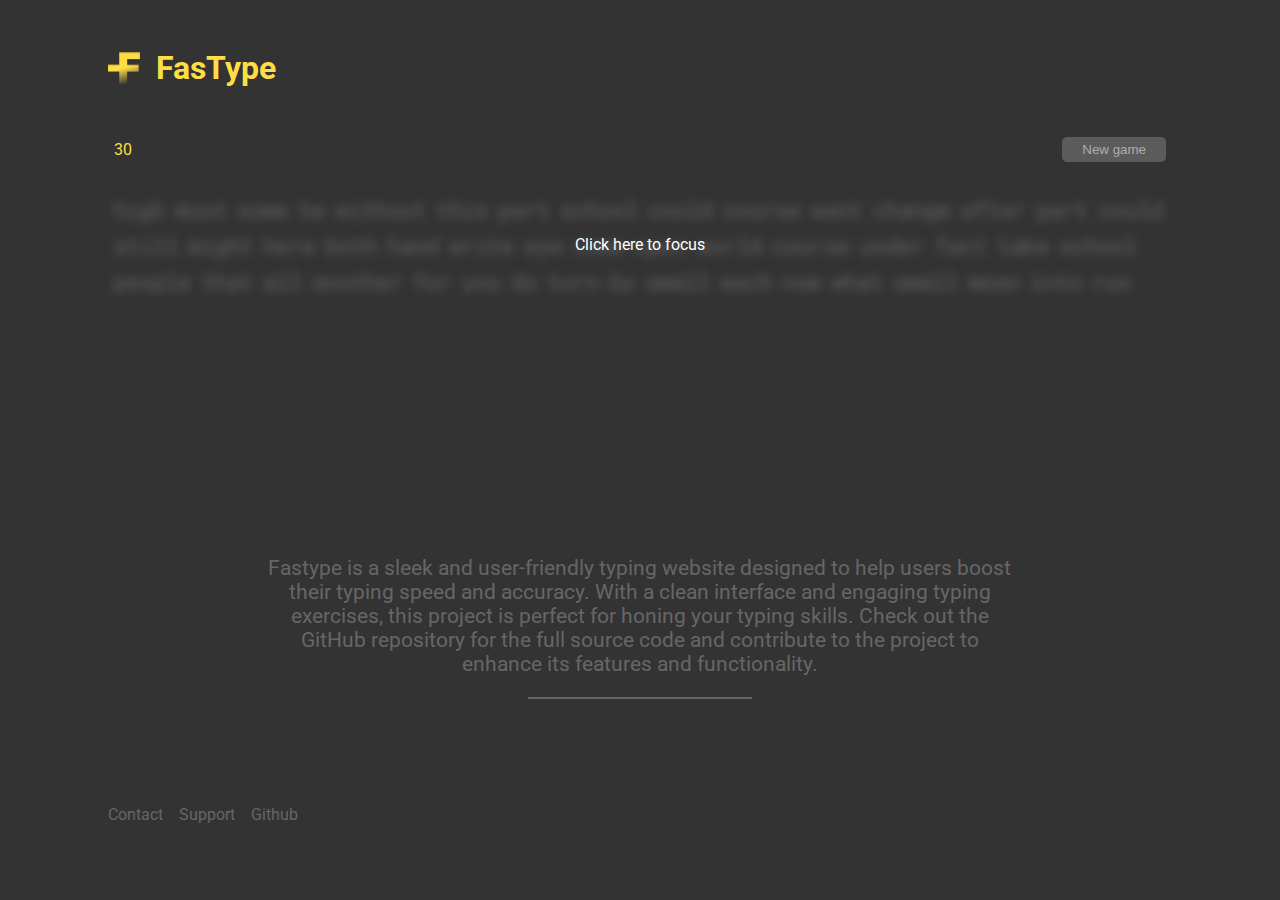
<file: index.html>
<!DOCTYPE html>
<html lang="en">
  <head>
    <meta charset="UTF-8" />
    <meta name="viewport" content="width=device-width, initial-scale=1.0" />
    <link rel="icon" href="image/fastype.png" type="image/x-icon">
    <title>FasType</title>
    <link rel="stylesheet" href="styles.css" />
  </head>
  <body>
    <main>
      <img src="image/fastype.png" alt="">
      <h1>FasType</h1>
    </main>
    <div id="header">
      <div id="info"></div>
      <div id="buttons">
        <button id="newGameBtn">New game</button>
      </div>
    </div>
    <div id="game" tabindex="0">
      <div id="words"></div>
      <div id="cursor"></div>
      <div id="focus-error">Click here to focus</div>
    </div>
  
    <div class="home">
      <div class="infop">
        <p>Fastype is a sleek and user-friendly typing website designed to help users boost their
        typing speed and accuracy. With a clean interface and engaging typing exercises, this 
        project is perfect for honing your typing skills. Check out the 
         GitHub repository for the full source code and contribute to the project to enhance 
         its features and functionality.
        </p>
        <div class="border"></div>
      </div>
      <div class="menu">
        <nav>
            <li><a href="mailto:sidbixx@gmail.com" >Contact</a></li>
            <li><a href="support.html">Support</a></li>
            <li><a href="https://github.com/siddhantsatote/Fastype">Github</a></li>
        </nav>
      </div>
    </div>
    <div class="about">
      <h1>About</h1>
    </div>
    <div class="about-p">
    <p>
      Fastype is an interactive web application designed to help users improve their typing
       skills and increase their typing speed. Whether you're a beginner or looking to enhance
        your accuracy and speed, Fastype provides a fun and engaging platform to practice and 
        track your progress.
    </p>

    <p>
      Please note that Fastype is optimized for desktop and laptop computers and is not intended
       for mobile devices. The website's features and interface are tailored to larger screens, 
       allowing for a better typing experience. For the best experience, we recommend accessing
        Fastype on a computer using a physical keyboard.
    </p>
    <p>
      Unlock your typing potential with Fastype and start typing like a pro today!✨
    </p>
    </div>


    
    <script src="script.js"></script>
  </body>
</html>
</file>
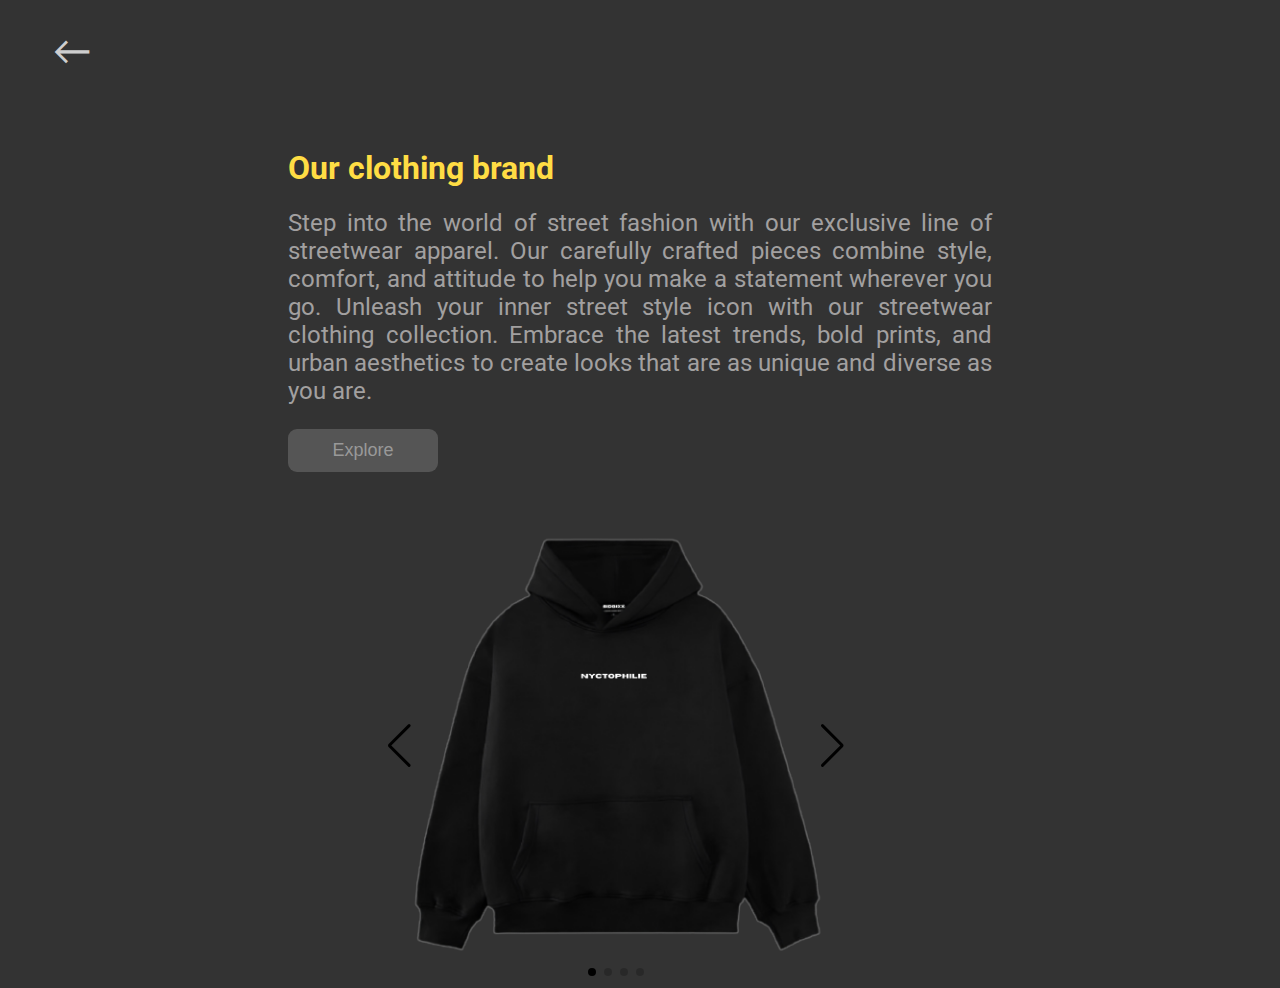
<file: support.html>
<!DOCTYPE html>
<html lang="en">
  <head>
    <meta charset="UTF-8" />
    <meta name="viewport" content="width=device-width, initial-scale=1.0" />
    <link rel="icon" href="image/fastype.png" type="image/x-icon">
    <title>FasType</title>
    <link
      rel="stylesheet"
      href="https://cdn.jsdelivr.net/npm/swiper@9/swiper-bundle.min.css"
    />
    <link
      href="https://fonts.googleapis.com/css2?family=Manrope:wght@800&display=swap"
      rel="stylesheet"
    />
    <link rel="stylesheet" href="support.css" />
  </head>
  <body>
    <nav class="back-btn">
      <ul>
        <a href="index.html" class="arrow"><-</a>
      </ul>
    </nav>
    <div class="brand">
      <div class="our-brand">
        <h1>Our clothing brand</h1>
        <p>
          Step into the world of street fashion with our exclusive line of
          streetwear apparel. Our carefully crafted pieces combine style,
          comfort, and attitude to help you make a statement wherever you go.
          Unleash your inner street style icon with our streetwear clothing
          collection. Embrace the latest trends, bold prints, and urban
          aesthetics to create looks that are as unique and diverse as you are.
        </p>

        <a href="https://stopover.store/@sidbixx" target="_blank">
          <button>Explore</button>
        </a>
      </div>
      <div class="slider" id="demo3">
        <div class="swiper">
          <div class="swiper-wrapper">
            <div class="swiper-slide"><img src="image/1.png" alt="" /></div>
            <div class="swiper-slide"><img src="image/3.png" alt="" /></div>
            <div class="swiper-slide"><img src="image/2.png" alt="" /></div>
            <div class="swiper-slide"><img src="image/4.png" alt="" /></div>
          </div>
          <div class="swiper-pagination"></div>
          <div class="swiper-button-prev"></div>
          <div class="swiper-button-next"></div>
        </div>
      </div>
    </div>

    <script src="https://cdn.jsdelivr.net/npm/swiper@9/swiper-bundle.min.js"></script>
    <script>
      const swiper = new Swiper(".swiper", {
        autoplay: {
          delay: 3000,
          disableOnInteraction: false,
        },

        loop: true,

        pagination: {
          el: ".swiper-pagination",
          clickable: true,
        },

        navigation: {
          nextEl: ".swiper-button-next",
          prevEl: ".swiper-button-prev",
        },
      });
    </script>
  </body>
</html>
</file>
<file: styles.css>
@import url("https://fonts.googleapis.com/css2?family=Roboto&family=Roboto+Mono&display=swap");

:root {
  --bgColor: #333;
  --textPrimary: #fff;
  --textSecondary: #666;
  --primaryColor: #fd4;
}

body {
  font-family: "Roboto", sans-serif;
  background-color: var(--bgColor);
  color: var(--textPrimary);
  padding: 0px 100px 0px 100px;
}

main {
  display: flex;
  align-items: center;
  width: 600px;
  margin: 28px 0px;
}

main img{
  width: 2rem;
  height: 2rem;
}

h1 {
  color: var(--primaryColor);
  margin-left: 1rem;
}

#header {
  display: grid;
  grid-template-columns: 1fr 1fr;
  margin: 20px 6px 30px;
}

#buttons {
  text-align: right;
}

#info {
  display: flex;
  align-items: center;
  color: var(--primaryColor);
}

#newGameBtn{
  background: rgba(255, 255, 255, 0.2);
  border: 0;
  color: rgba(255, 255, 255, 0.5);
  padding: 5px 20px;
  border-radius: 5px;
  cursor: pointer;
}

#newGameBtn:hover{
  color: #fff;
}

div#game {
  line-height: 35px;
  height: 105px;
  overflow: hidden;
  position: relative;
}

div#gmae:focus{
  outline: 0;
}

#words {
  font-size: 1.4rem;
  filter: blur(5px);
  color: var(--textSecondary);
}

#game:focus #words {
  filter: blur(0);
}
#focus-error {
  position: absolute;
  inset: 0;
  text-align: center;
  padding-top: 35px;
}

#game:focus #focus-error {
  display: none;
}
div.word {
  display: inline-block;
  font-family: "Roboto Mono", monospace;
  margin: 0 5px;
}

.letter.correct {
  color: #fff;
}

.letter.incorrect {
  color: #f55;
}

@keyframes blink{
  0%{
    opacity: 1;
  } 
  50%{
    opacity: 0;
  } 
  100%{
    opacity: 1;
  }
}

#cursor{
  display: none;
  width:2px;
  height: 1.8rem;
  background: var(--primaryColor);
  position: fixed;
  top: 198px;
  left: 111px;
  animation: blink .3s infinite;
  transition: 0.1s;
}

#game:focus #cursor{
  display: block;
}

#game.over #words{
  opacity: .5;
  filter: blur(0px);
}

#game.over:focus #cursor{
  display: none;
}

#game.over #focus-error{
  display: none;
}



.home{
  width: 100%;
  height: 58.6vh;
  display: flex;
  align-items: center;
  justify-content: end;
  flex-direction: column;
}

.infop{
  display: flex;
  align-items: center;
  justify-content: center;
  flex-direction: column;
  width: 70%;
  text-align: center;
  color: #666;
  font-size: 1.3rem;
  margin-bottom: 10%;
}

.infop .border{
  width: 30%;
  border-bottom: 2px solid #666;
}

.menu{
  width: 100%;
}

.home nav{
  width: 100%;
  display: flex;
  align-items: center;
  justify-content: start;
}

.home nav li{
  list-style: none;
}

.home nav li a{
  font-size: 1rem;
  text-decoration: none;
  margin-right: 1rem;
  color: #666;
  transition: 0.4s;
  cursor: pointer;
}

.home nav li a:hover{
  color: #fff;
}

.about{
  display: none;
}

.about-p{
  display: none;
}

@media only screen and (max-width: 650px){

  body{
    padding: 0;
  }

  main{
    display: none;
  }

  .about{
    display: block;
  }

  .about-p{
    display: block;
    text-align: left;
  }

  .about-p p{
    font-size: 1.4rem;
    color: #888;
  }

  #header,#game{
    display: none;
  }

  .about h1{
    margin: 20px 10px 20px 1px;
  }

  .home{
    height: 30px;
  }

  .home .infop{
    text-align: left;
    width: 100%;
    display: none;
  }

}
</file>
<file: support.css>
@import url("https://fonts.googleapis.com/css2?family=Roboto&family=Roboto+Mono&display=swap");

body {
    font-family: "Roboto", sans-serif;
  background-color: #333;
}

.brand {
  display: flex;
  align-items: center;
  justify-content: space-around;
  flex-direction: row;
  flex-wrap: wrap;
  width: 100%;
  height: 80vh;
}

.arrow {
  font-size: 3rem;
  font-weight: 900rem;
  font-family: "Manrope", sans-serif;
  text-decoration: none;
  list-style: none;
  color: #cecece;
  transition: 0.5s;
}

.arrow:hover{
    color: #fff;
}

.back-btn {
  width: 100%;
  height: 80px;
}

.back-btn ul {
  width: 4rem;
  height: 4rem;
}

.brand .our-brand {
  text-align: left;
  width: 44rem;
  margin: 2rem;
  text-align: justify;
}

.brand .our-brand h1 {
  color: #fd4;
}

.brand .our-brand p {
  font-size: 1.5rem;
  color: #a2a0a0;
  margin-top: 0.5rem;
}

.brand .our-brand button {
  width: 150px;
  color: #999;
  padding: 0.7rem;
  font-size: 18px;
  border-radius: 0.5em;
  background: #555;
  border: none;
  cursor: pointer;
  transition: all 0.3s;
}

.brand .our-brand button:hover{
    color: #fff;
}

.slider {
  width: 30rem;
  align-items: center;
  justify-content: center;
  margin-right: 3rem;
}

.swiper {
  height: fit-content;
}

.swiper-slide img {
  width: 100%;
}

.swiper .swiper-button-prev,
.swiper .swiper-button-next {
  color: black;
}

.swiper .swiper-pagination-bullet-active {
  background: black;
}

.key {
  width: 100%;
  height: 100vh;
  background: black;
}

@media only screen and (max-width: 650px) {
  .slider {
    width: 100%;
    margin-right: 0;
  }

  .brand .our-brand p {
    font-size: 1.3rem;
  }
}
@media only screen and (max-width: 404px) {
  .slider {
    width: 100%;
    margin-right: 0;
  }

  .brand .our-brand p {
    font-size: 1.3rem;
  }
}
@media only screen and (max-width: 350px) {
  .slider {
    width: 100%;
    margin-right: 0;
  }

  .brand .our-brand p {
    font-size: 1.3rem;
  }
}
</file>
